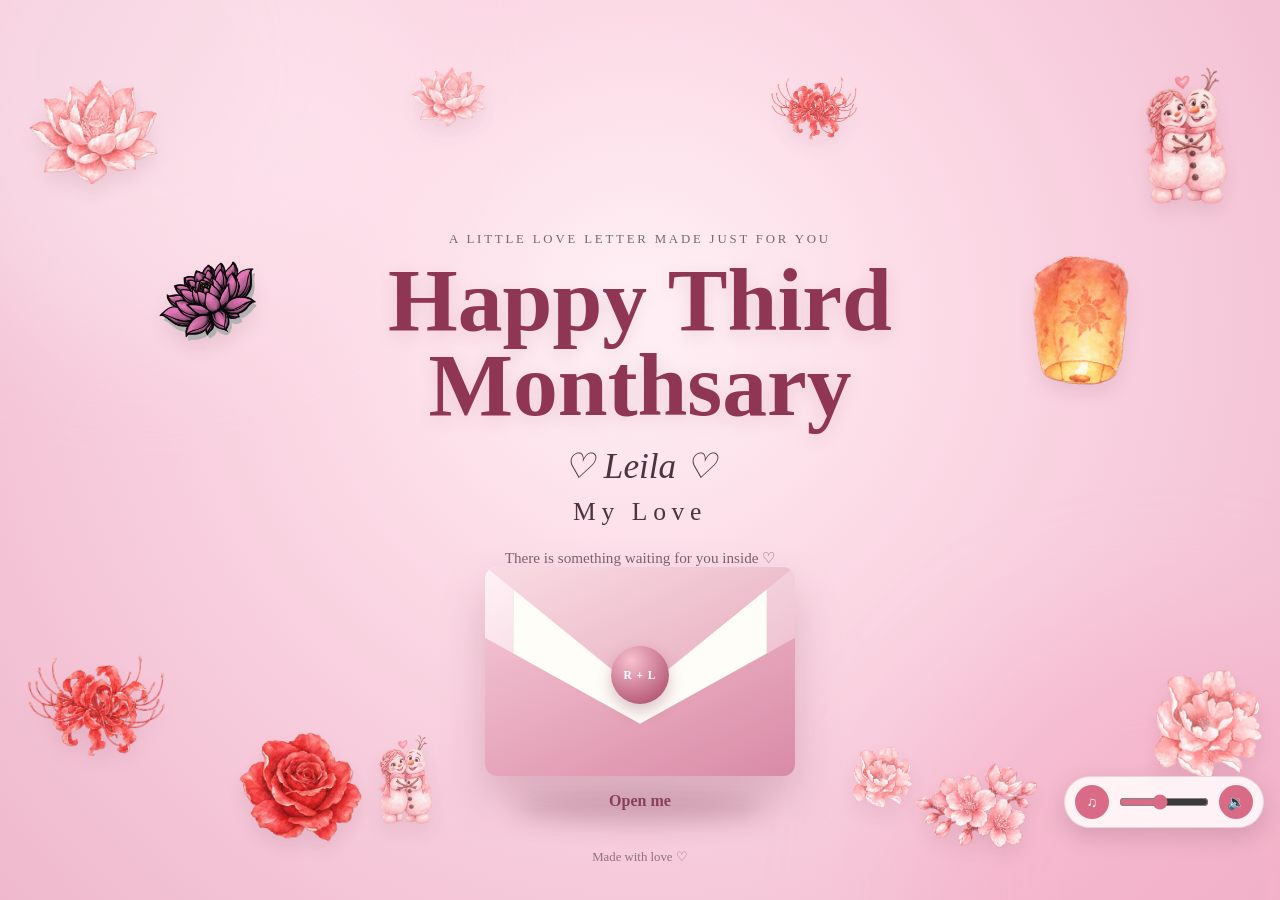
<file: index.html>
<!DOCTYPE html>
<html lang="en">
<head>
  <meta charset="UTF-8" />
  <meta name="viewport" content="width=device-width, initial-scale=1.0" />
  <title>Happy Third Monthsary, My Love ♡</title>
  <link rel="stylesheet" href="styles.css" />
</head>
<body class="cover-page">
  <main class="cover-scene">
    <div class="soft-glow glow-one"></div>
    <div class="soft-glow glow-two"></div>

    <div class="flower-field" aria-hidden="true">
      <img class="flower f1" src="assets/flowers/flower1.png" alt="" />
      <img class="flower f2" src="assets/flowers/flower2.png" alt="" />
      <img class="flower f3" src="assets/flowers/flower3.png" alt="" />
      <img class="flower f4" src="assets/flowers/flower4.png" alt="" />
      <img class="flower f5" src="assets/flowers/flower5.png" alt="" />
      <img class="flower f6" src="assets/flowers/flower6.png" alt="" />
      <img class="flower f7" src="assets/flowers/flower7.png" alt="" />
      <img class="flower f8" src="assets/flowers/flower8.png" alt="" />
      <img class="flower f9" src="assets/flowers/flower1.png" alt="" />
      <img class="flower f10" src="assets/flowers/flower3.png" alt="" />
      <img class="flower f11" src="assets/flowers/flower5.png" alt="" />
      <img class="flower f12" src="assets/flowers/flower7.png" alt="" />
    </div>

    <section class="cover-message" id="coverMessage">
      <p class="eyebrow">A little love letter made just for you</p>
      <h1>Happy Third Monthsary</h1>
      <p class="subtitle">♡ Leila ♡</p>
      <p class="initials">My Love</p>
      <p class="hint">There is something waiting for you inside ♡</p>
    </section>

    <button class="envelope-wrap" id="openEnvelope" type="button" aria-label="Open our love letter">
      <span class="envelope-shadow"></span>
      <span class="envelope">
        <span class="envelope-back"></span>
        <span class="envelope-paper"></span>
        <span class="envelope-flap"></span>
        <span class="envelope-front"></span>
        <span class="seal">R + L</span>
      </span>
      <span class="open-text">Open me</span>
    </button>

    <p class="tiny-footer">Made with love ♡</p>
  </main>

  <script src="script.js"></script>
</body>
</html>
</file>
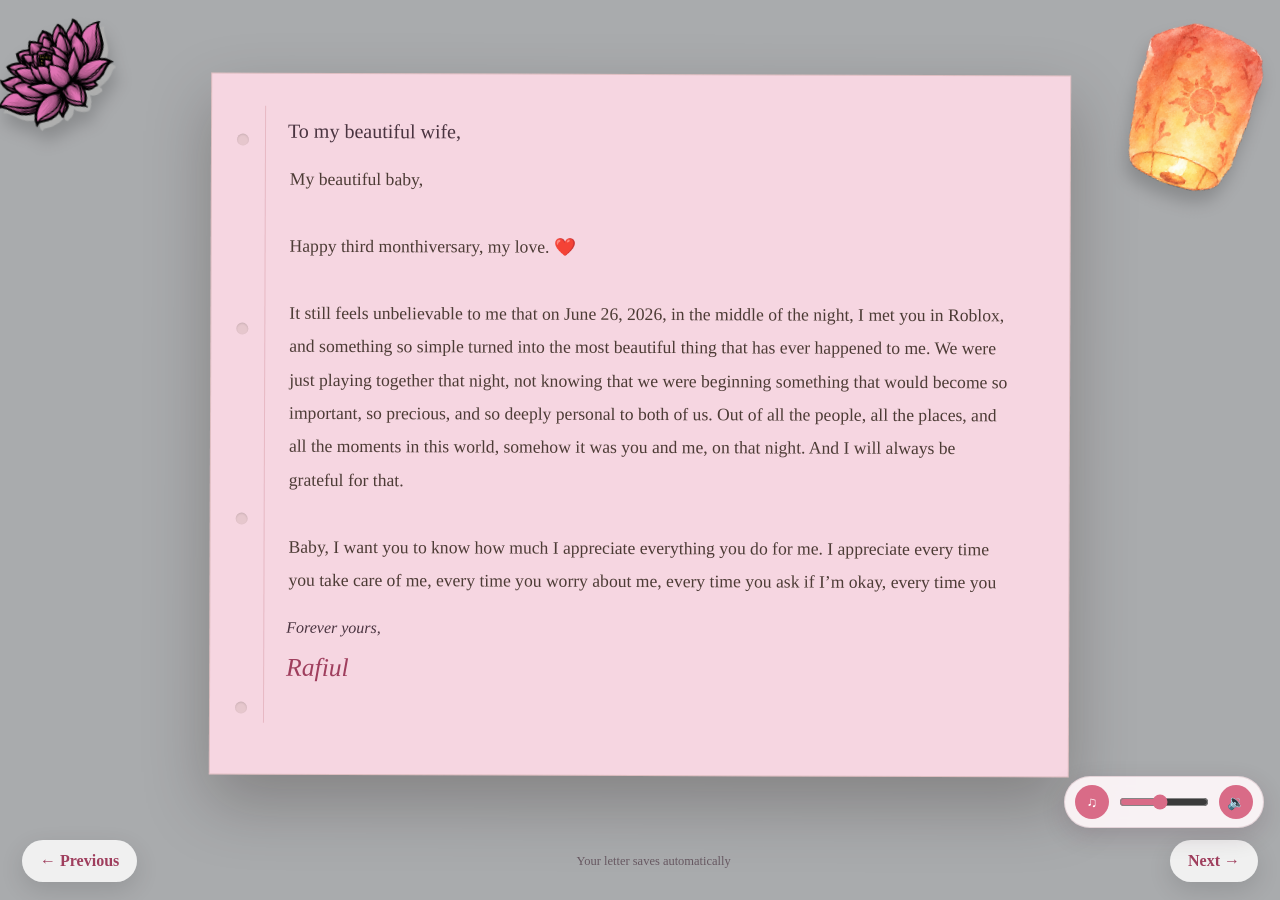
<file: letter.html>
<!DOCTYPE html>
<html lang="en">
<head>
  <meta charset="UTF-8" />
  <meta name="viewport" content="width=device-width, initial-scale=1.0" />
  <title>For My Love — Our Letter</title>
  <link rel="stylesheet" href="styles.css" />
</head>
<body class="letter-page">
  <div class="table-texture" aria-hidden="true"></div>

  <main class="letter-scene page-enter">
    <img class="corner-flower flower-left" src="assets/flowers/flower2.png" alt="" aria-hidden="true" />
    <img class="corner-flower flower-right" src="assets/flowers/flower6.png" alt="" aria-hidden="true" />

    <section class="paper-shell" aria-label="Our love letter">
      <div class="paper-holes" aria-hidden="true">
        <span></span><span></span><span></span><span></span>
      </div>
      <div class="paper-inner">
       <p class="letter-heading">To my beautiful wife,</p>

        <textarea id="loveLetter" spellcheck="true" aria-label="Type your love letter here" placeholder="Start writing your letter here...\n\nYou can write as much as you want. This page will scroll while you type. ♡"></textarea>

        <div class="signature-area">
          <p>Forever yours,</p>
          <p class="signature">Rafiul</p>
        </div>
      </div>
    </section>

    <div class="page-controls">
      <a class="nav-button previous" href="index.html" aria-label="Go back to the cover">← Previous</a>
      <span class="save-status" id="saveStatus">Your letter saves automatically</span>
      <a class="nav-button next" href="memories.html">Next →</a>
    </div>
  </main>

  <script src="script.js"></script>
</body>
</html>
</file>
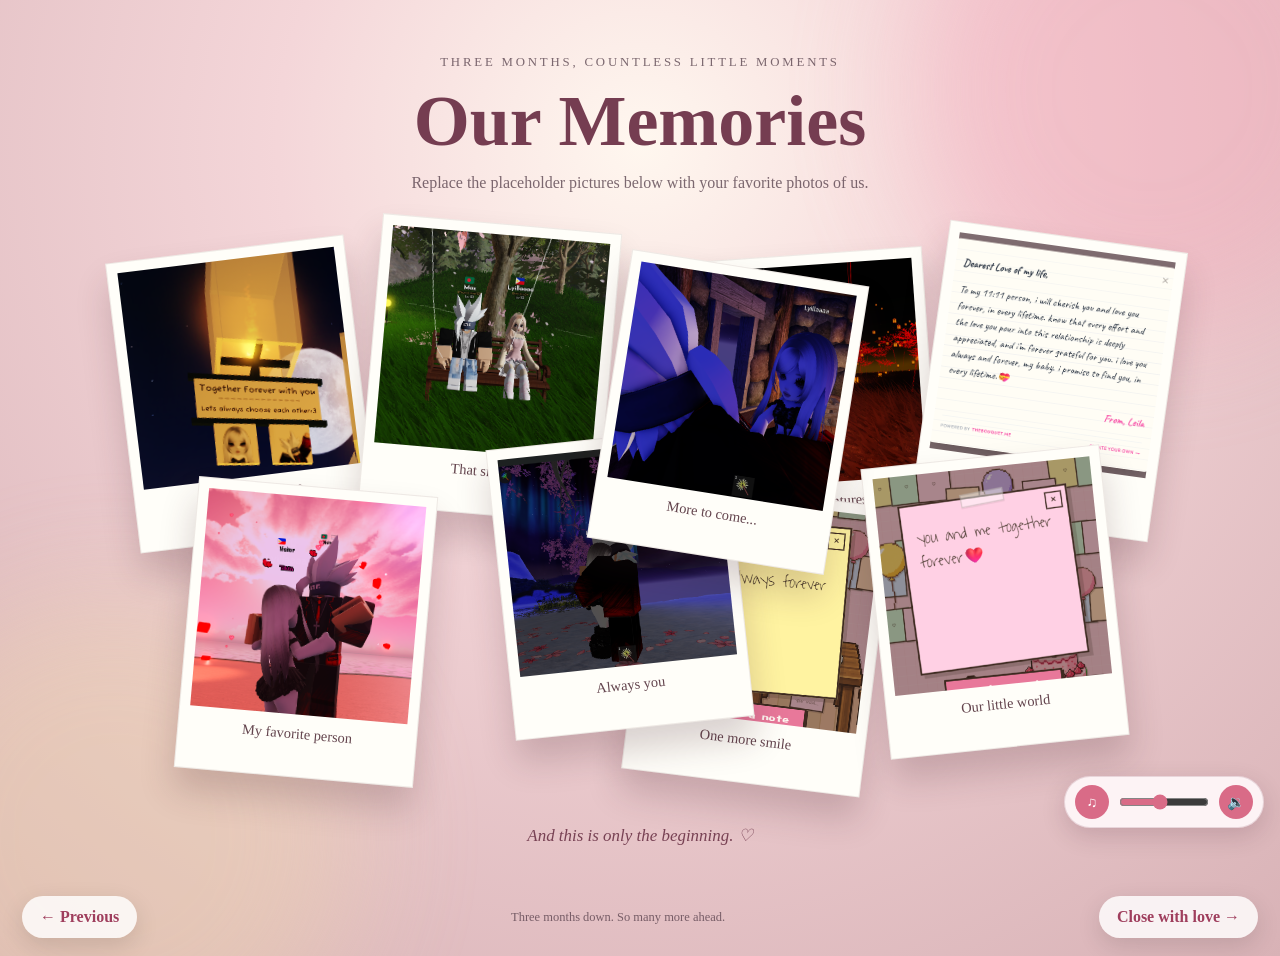
<file: memories.html>
<!DOCTYPE html>
<html lang="en">
<head>
  <meta charset="UTF-8" />
  <meta name="viewport" content="width=device-width, initial-scale=1.0" />
  <title>Our Little Memories ♡</title>
  <link rel="stylesheet" href="styles.css" />
</head>
<body class="memories-page">
  <div class="memory-bg-shape shape-a"></div>
  <div class="memory-bg-shape shape-b"></div>

  <main class="memories-scene page-enter" id="memoriesScene">
    <header class="memory-heading">
      <p class="eyebrow">Three months, countless little moments</p>
      <h1>Our Memories</h1>
      <p>Replace the placeholder pictures below with your favorite photos of us.</p>
    </header>

    <section class="photo-collage" aria-label="Memory photo collage">
      <figure class="polaroid p1"><img src="assets/memories/memory1.jpg" alt="Memory 1" /><figcaption>Our beginning ♡</figcaption></figure>
      <figure class="polaroid p2"><img src="assets/memories/memory2.jpg" alt="Memory 2" /><figcaption>That smile</figcaption></figure>
      <figure class="polaroid p3"><img src="assets/memories/memory3.jpg" alt="Memory 3" /><figcaption>Little adventures</figcaption></figure>
      <figure class="polaroid p4"><img src="assets/memories/memory4.jpg" alt="Memory 4" /><figcaption>Us</figcaption></figure>
      <figure class="polaroid p5"><img src="assets/memories/memory5.jpg" alt="Memory 5" /><figcaption>My favorite person</figcaption></figure>
      <figure class="polaroid p6"><img src="assets/memories/memory6.jpg" alt="Memory 6" /><figcaption>Always you</figcaption></figure>
      <figure class="polaroid p7"><img src="assets/memories/memory7.jpg" alt="Memory 7" /><figcaption>One more smile</figcaption></figure>
      <figure class="polaroid p8"><img src="assets/memories/memory8.jpg" alt="Memory 8" /><figcaption>Our little world</figcaption></figure>
      <figure class="polaroid p9"><img src="assets/memories/memory9.jpg" alt="Memory 9" /><figcaption>More to come...</figcaption></figure>
    </section>

    <p class="memory-note">And this is only the beginning. ♡</p>

    <div class="page-controls">
      <a class="nav-button previous" href="letter.html">← Previous</a>
      <span class="save-status">Three months down. So many more ahead.</span>
      <button class="nav-button next close-button" id="closeStory" type="button">Close with love →</button>
    </div>

    <div class="closing-overlay" id="closingOverlay" aria-hidden="true">
      <div class="closing-message">Closing our little story... ♡</div>
      <div class="envelope closing-envelope" aria-hidden="true">
        <span class="envelope-back"></span>
        <span class="envelope-paper"></span>
        <span class="envelope-flap"></span>
        <span class="envelope-front"></span>
        <span class="seal">R + L</span>
      </div>
    </div>
  </main>

  <script src="script.js"></script>
</body>
</html>
</file>
<file: styles.css>
:root {
  --rose: #d96b87;
  --deep-rose: #9f3e5d;
  --pink: #fbe1e9;
  --cream: #fff8f2;
  --paper: #f5e6c9;
  --ink: #4a3440;
  --wood-dark: #5a3825;
  --wood-light: #8c5c3c;
  --shadow: rgba(71, 27, 43, 0.22);
}

* { box-sizing: border-box; }
html { scroll-behavior: smooth; }
body { margin: 0; min-height: 100vh; overflow-x: hidden; font-family: Georgia, 'Times New Roman', serif; color: var(--ink); }
button, textarea { font: inherit; }
a { color: inherit; }

/* ---------- Shared ---------- */
.eyebrow { margin: 0 0 10px; font-size: .8rem; letter-spacing: .22em; text-transform: uppercase; opacity: .72; }
.page-enter { animation: pageIn .8s ease both; }
@keyframes pageIn { from { opacity: 0; transform: translateY(15px); } to { opacity: 1; transform: translateY(0); } }

.page-controls { position: fixed; left: 22px; right: 22px; bottom: 18px; display: flex; align-items: center; justify-content: space-between; gap: 16px; z-index: 20; }
.nav-button { border: 0; text-decoration: none; cursor: pointer; padding: 12px 18px; border-radius: 999px; background: rgba(255,255,255,.82); box-shadow: 0 8px 24px rgba(0,0,0,.12); color: var(--deep-rose); font-weight: 700; backdrop-filter: blur(8px); transition: transform .2s ease, box-shadow .2s ease, background .2s ease; }
.nav-button:hover { transform: translateY(-2px); box-shadow: 0 12px 28px rgba(0,0,0,.16); background: #fff; }
.save-status { font-size: .78rem; opacity: .7; text-align: center; }

/* ---------- Cover ---------- */
.cover-page { background: radial-gradient(circle at 50% 35%, #fff1f6 0, #fbd7e4 40%, #efb8cd 100%); }
.cover-scene { min-height: 100vh; position: relative; display: grid; place-items: center; padding: 34px 20px 120px; overflow: hidden; }
.soft-glow { position: absolute; width: 42vmax; height: 42vmax; border-radius: 50%; filter: blur(65px); opacity: .36; pointer-events: none; }
.glow-one { background: #fff6fa; top: -16vmax; left: -10vmax; }
.glow-two { background: #f7a4c0; bottom: -20vmax; right: -12vmax; }
.cover-message { text-align: center; z-index: 5; max-width: 900px; animation: titleFloat 3.6s ease-in-out infinite; }
@keyframes titleFloat { 0%,100% { transform: translateY(0); } 50% { transform: translateY(-4px); } }
.cover-message h1 { margin: 0; font-size: clamp(2.6rem, 7vw, 5.8rem); line-height: .95; color: #8f3655; text-shadow: 0 5px 18px rgba(122, 35, 64, .12); }
.cover-message .subtitle { margin: 18px 0 0; font-size: clamp(1.5rem, 3vw, 2.2rem); font-style: italic; }
.initials { margin: 10px 0; font-size: 1.6rem; letter-spacing: .22em; }
.initials span { color: var(--rose); }
.hint { margin-top: 22px; font-size: .95rem; opacity: .72; }
.tiny-footer { position: absolute; bottom: 22px; left: 50%; transform: translateX(-50%); font-size: .8rem; opacity: .6; z-index: 5; }

.flower-field { position: absolute; inset: 0; pointer-events: none; }
.flower { position: absolute; width: clamp(68px, 11vw, 165px); height: auto; filter: drop-shadow(0 10px 10px rgba(90, 25, 50, .10)); animation: flowerSway 5s ease-in-out infinite; opacity: .96; }
@keyframes flowerSway { 0%,100% { transform: translateY(0) rotate(-2deg); } 50% { transform: translateY(-8px) rotate(3deg); } }
.f1 { left: 2%; top: 8%; }
.f2 { left: 12%; top: 28%; animation-delay: .6s; }
.f3 { left: 2%; bottom: 15%; animation-delay: 1.1s; }
.f4 { left: 18%; bottom: 6%; animation-delay: 1.6s; }
.f5 { right: 2%; top: 7%; animation-delay: .4s; }
.f6 { right: 10%; top: 27%; animation-delay: 1.0s; }
.f7 { right: 0%; bottom: 13%; animation-delay: 1.5s; }
.f8 { right: 18%; bottom: 5%; animation-delay: 2s; }
.f9 { left: 32%; top: 7%; width: 80px; opacity: .78; animation-delay: .8s; }
.f10 { right: 33%; top: 8%; width: 88px; opacity: .78; animation-delay: 1.2s; }
.f11 { left: 28%; bottom: 8%; width: 92px; opacity: .8; animation-delay: 1.8s; }
.f12 { right: 28%; bottom: 10%; width: 78px; opacity: .8; animation-delay: 2.1s; }

.envelope-wrap { position: absolute; left: 50%; bottom: 10vh; transform: translateX(-50%); width: min(310px, 62vw); border: 0; background: transparent; cursor: pointer; z-index: 8; padding: 0; color: inherit; }
.envelope-wrap:focus-visible { outline: 3px solid #fff; outline-offset: 8px; border-radius: 16px; }
.envelope-shadow { position: absolute; left: 50%; bottom: -12px; width: 80%; height: 30px; transform: translateX(-50%); border-radius: 50%; background: rgba(86,26,47,.22); filter: blur(12px); }
.envelope { position: relative; display: block; width: 100%; aspect-ratio: 1.48; transform-style: preserve-3d; transition: transform .9s cubic-bezier(.2,.85,.28,1); filter: drop-shadow(0 22px 22px rgba(92, 22, 46, .19)); }
.envelope-wrap:hover .envelope { transform: translateY(-7px) rotate(-1deg); }
.envelope-back, .envelope-front, .envelope-flap, .envelope-paper { position: absolute; inset: 0; border-radius: 12px; }
.envelope-back { background: linear-gradient(145deg, #fff2f6, #e8afc2); }
.envelope-paper { inset: 10% 9% 8%; background: #fffdf8; border-radius: 7px; box-shadow: inset 0 0 0 1px rgba(114,51,71,.08); transform: translateY(-4px); }
.envelope-front { background: linear-gradient(155deg, #f7ccd9, #d98aa6); clip-path: polygon(0 34%, 50% 75%, 100% 34%, 100% 100%, 0 100%); }
.envelope-flap { background: linear-gradient(155deg, #f9dbe4, #df9ab0); clip-path: polygon(0 0, 100% 0, 50% 60%); transform-origin: top center; }
.seal { position: absolute; left: 50%; top: 52%; transform: translate(-50%,-50%); width: 58px; height: 58px; display: grid; place-items: center; border-radius: 50%; background: radial-gradient(circle at 35% 25%, #f8c0cf, #a43f60); color: #fff; font-size: .72rem; font-weight: 700; letter-spacing: .08em; box-shadow: 0 7px 16px rgba(103,25,52,.25); }
.open-text { display: block; margin-top: 16px; color: #7b2d49; font-weight: 700; opacity: .84; }
.cover-page.opening .cover-message, .cover-page.opening .flower-field, .cover-page.opening .tiny-footer { animation: fadeAway .8s ease forwards; }
.cover-page.opening .envelope { animation: envelopeOpen .95s cubic-bezier(.2,.8,.2,1) forwards; }
.cover-page.opening .open-text { opacity: 0; }
@keyframes fadeAway { to { opacity: 0; transform: scale(.96); } }
@keyframes envelopeOpen { 45% { transform: translateY(-12px) scale(1.05); } 100% { transform: translateY(-16px) scale(1.12); opacity: 0; } }

/* ---------- Letter ---------- */
.letter-page { background: #b8b8b8; }
.table-texture {
  position: fixed;
  inset: 0;
  background: #a9abad;
  opacity: 1;
}
.letter-scene { min-height: 100vh; position: relative; display: grid; place-items: center; padding: 60px 20px 110px; }
.paper-shell {
  position: relative;
  width: min(860px, 94vw);
  min-height: 78vh;
  max-height: 78vh;
  background: #f6d6e1;
  border: 1px solid rgba(112, 78, 44, .18);
  box-shadow: 0 28px 65px rgba(25, 12, 7, .25);
  transform: rotate(.2deg);
  overflow: hidden;
}
.paper-shell::before {
  content: "";
  position: absolute;
  inset: 0;
  background: transparent;
  pointer-events: none;
}
.paper-inner { height: 100%; padding: 46px 58px 42px 76px; overflow-y: auto; position: relative; z-index: 1; scrollbar-width: thin; scrollbar-color: rgba(120,75,42,.35) transparent; }
.paper-inner::after { content: ""; position: absolute; top: 32px; bottom: 28px; left: 53px; width: 1px; background: rgba(177, 81, 93, .22); }
.paper-holes { position: absolute; left: 25px; top: 60px; bottom: 60px; display: flex; flex-direction: column; justify-content: space-between; z-index: 2; }
.paper-holes span { width: 12px; height: 12px; border-radius: 50%; background: rgba(104,75,51,.11); box-shadow: inset 0 1px 2px rgba(0,0,0,.12); }
.letter-date { margin: 0 0 30px; text-align: right; font-size: .92rem; font-style: italic; opacity: .72; }
.letter-heading { margin: 0 0 18px; font-size: 1.25rem; }
#loveLetter { width: 100%; min-height: 48vh; resize: none; border: 0; outline: 0; background: transparent; color: #4c3b35; line-height: 1.9; font-size: 1.1rem; font-family: Georgia, 'Times New Roman', serif; white-space: pre-wrap; }
#loveLetter::placeholder { color: rgba(76,59,53,.47); }
.signature-area { margin-top: 22px; font-style: italic; }
.signature { font-size: 1.6rem; color: var(--deep-rose); margin-top: 6px; }
.corner-flower { position: fixed; z-index: 5; width: 180px; max-width: 24vw; filter: drop-shadow(0 12px 8px rgba(0,0,0,.18)); pointer-events: none; }
.flower-left { left: -10px; top: 7px; transform: rotate(-14deg); }
.flower-right { right: -4px; top: 8px; transform: rotate(15deg); }

/* ---------- Memories ---------- */
.memories-page { background: radial-gradient(circle at 50% 15%, #fff7ef 0, #f4d6d9 35%, #d8b2b6 100%); }
.memory-bg-shape { position: fixed; width: 38vmax; height: 38vmax; border-radius: 50%; filter: blur(60px); opacity: .42; pointer-events: none; }
.shape-a { top: -12vmax; right: -9vmax; background: #f2a6b7; }
.shape-b { bottom: -14vmax; left: -10vmax; background: #efd9b0; }
.memories-scene { min-height: 100vh; padding: 55px 22px 110px; position: relative; }
.memory-heading { max-width: 850px; margin: 0 auto 25px; text-align: center; position: relative; z-index: 2; }
.memory-heading h1 { margin: 0; color: #753d51; font-size: clamp(2.4rem, 6vw, 4.5rem); }
.memory-heading p:last-child { margin: 11px 0 0; opacity: .72; }
.photo-collage { position: relative; width: min(1080px, 96vw); height: 68vh; min-height: 560px; margin: 0 auto; }
.polaroid { position: absolute; width: clamp(155px, 21vw, 240px); padding: 10px 10px 34px; margin: 0; background: #fffef9; box-shadow: 0 22px 35px rgba(66,32,38,.20); border: 1px solid rgba(88,48,54,.10); transition: transform .25s ease, box-shadow .25s ease; }
.polaroid:hover { transform: rotate(0deg) scale(1.05) !important; z-index: 9; box-shadow: 0 28px 50px rgba(66,32,38,.27); }
.polaroid img { display: block; width: 100%; aspect-ratio: 1 / 1; object-fit: cover; background: linear-gradient(135deg, #f4dce1, #edd8c6); }
.photo-placeholder { display: grid; place-items: center; width: 100%; aspect-ratio: 1 / 1; padding: 25px; text-align: center; color: rgba(99,68,77,.7); background: radial-gradient(circle at 30% 20%, #fff5f6, #eadbd0 70%); border: 1px dashed rgba(99,68,77,.2); font-style: italic; line-height: 1.4; }
.polaroid img:not([src=""]) { min-height: 0; }
.polaroid figcaption { margin-top: 11px; text-align: center; font-size: .9rem; color: #63444d; }
.p1 { left: 2%; top: 5%; transform: rotate(-7deg); }
.p2 { left: 25%; top: 1%; transform: rotate(5deg); }
.p3 { right: 23%; top: 6%; transform: rotate(-4deg); }
.p4 { right: 1%; top: 3%; transform: rotate(8deg); }
.p5 { left: 8%; top: 44%; transform: rotate(5deg); }
.p6 { left: 37%; top: 36%; transform: rotate(-6deg); z-index: 3; }
.p7 { right: 28%; top: 45%; transform: rotate(7deg); }
.p8 { right: 6%; top: 39%; transform: rotate(-6deg); z-index: 2; }
.p9 { left: 47%; top: 8%; transform: rotate(9deg); z-index: 4; }
.memory-note { text-align: center; margin: -4px auto 0; color: #784254; font-style: italic; font-size: 1.06rem; position: relative; z-index: 3; }

.closing-overlay { position: fixed; inset: 0; display: grid; place-items: center; background: rgba(250, 218, 228, 0); pointer-events: none; opacity: 0; z-index: 50; }
.closing-message { position: absolute; top: 14%; font-size: 1rem; color: #873e58; opacity: 0; }
.closing-envelope { width: min(360px, 60vw); transform: scale(.15) translateY(30vh); opacity: 0; }
.memories-scene.closing .photo-collage, .memories-scene.closing .memory-heading, .memories-scene.closing .memory-note, .memories-scene.closing .page-controls { animation: collapseScene 1.05s ease forwards; }
.memories-scene.closing .closing-overlay { animation: overlayIn 1.15s ease forwards; }
.memories-scene.closing .closing-envelope { animation: envelopeClose 1.1s cubic-bezier(.2,.9,.3,1) forwards .1s; }
.memories-scene.closing .closing-message { animation: messageIn .7s ease forwards .15s; }
@keyframes collapseScene { to { opacity: 0; transform: scale(.82); filter: blur(3px); } }
@keyframes overlayIn { 0% { opacity: 0; background: rgba(250, 218, 228, 0); } 55% { opacity: 1; background: rgba(250, 218, 228, .94); } 100% { opacity: 1; background: rgba(250, 218, 228, .98); } }
@keyframes envelopeClose { 0% { opacity: 0; transform: scale(.18) translateY(26vh); } 55% { opacity: 1; transform: scale(1.04) translateY(0); } 100% { opacity: 1; transform: scale(.95) translateY(0); } }
@keyframes messageIn { to { opacity: .8; } }

@media (max-width: 760px) {
  .cover-scene { padding-bottom: 105px; }
  .flower { width: 78px; }
  .f9, .f10, .f11, .f12 { display: none; }
  .envelope-wrap { bottom: 9vh; }
  .paper-shell { min-height: 77vh; max-height: 77vh; }
  .paper-inner { padding: 35px 25px 35px 52px; }
  .paper-inner::after { left: 37px; }
  .paper-holes { left: 12px; }
  .corner-flower { width: 125px; max-width: 30vw; }
  #loveLetter { font-size: 1rem; min-height: 50vh; }
  .page-controls { left: 12px; right: 12px; bottom: 10px; }
  .page-controls .save-status { display: none; }
  .nav-button { padding: 10px 14px; font-size: .88rem; }
  .photo-collage { height: 71vh; min-height: 650px; }
  .polaroid { width: 39vw; max-width: 185px; }
  .p1 { left: 0%; top: 3%; }
  .p2 { left: 24%; top: 0%; }
  .p3 { right: 0%; top: 6%; }
  .p4 { display: none; }
  .p5 { left: 3%; top: 39%; }
  .p6 { left: 30%; top: 34%; }
  .p7 { right: 1%; top: 41%; }
  .p8 { left: 9%; top: 71%; }
  .p9 { right: 10%; left: auto; top: 68%; }
}

@media (prefers-reduced-motion: reduce) {
  *, *::before, *::after { animation-duration: .01ms !important; animation-iteration-count: 1 !important; transition-duration: .01ms !important; scroll-behavior: auto !important; }
}
/* =========================================================
   Background Music Player
   ========================================================= */

.music-player {
  position: fixed;
  right: 16px;
  bottom: 72px;
  z-index: 100;
  display: flex;
  align-items: center;
  gap: 8px;
  padding: 8px 10px;
  background: rgba(255, 248, 250, 0.92);
  border: 1px solid rgba(126, 55, 78, 0.16);
  border-radius: 999px;
  box-shadow: 0 8px 24px rgba(55, 20, 35, 0.16);
  backdrop-filter: blur(8px);
}

.music-button {
  width: 34px;
  height: 34px;
  border: 0;
  border-radius: 50%;
  display: grid;
  place-items: center;
  background: #d96b87;
  color: white;
  cursor: pointer;
  font-size: 0.9rem;
  transition: transform 0.2s ease, opacity 0.2s ease;
}

.music-button:hover {
  transform: scale(1.08);
}

.music-button:active {
  transform: scale(0.95);
}

.music-volume {
  width: 90px;
  accent-color: #d96b87;
  cursor: pointer;
}

@media (max-width: 760px) {
  .music-player {
    right: 10px;
    bottom: 62px;
    padding: 7px 8px;
    gap: 6px;
  }

  .music-volume {
    width: 72px;
  }

  .music-button {
    width: 32px;
    height: 32px;
  }
}
</file>
